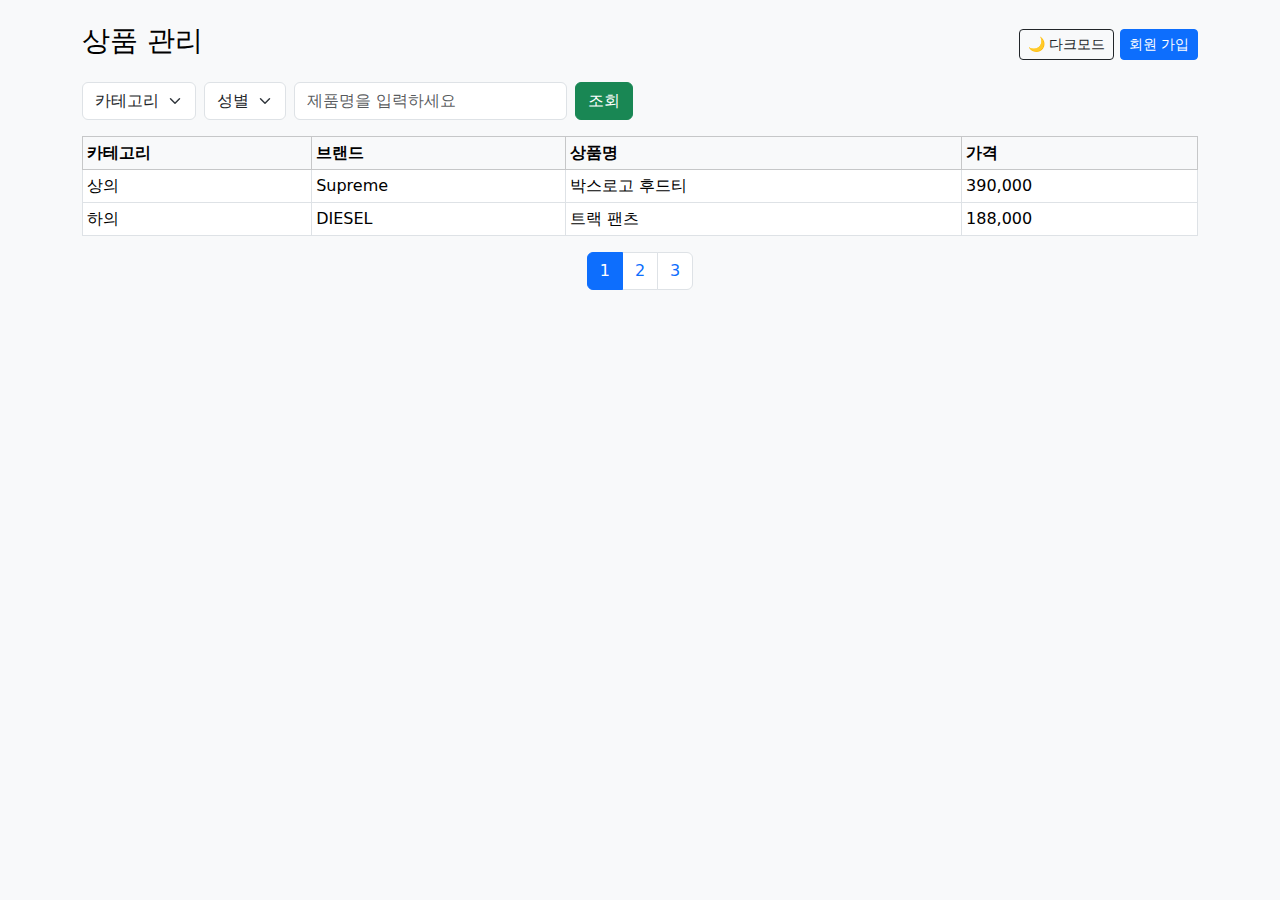
<file: mini_project/mini/html/index.html>
<!doctype html>
<html lang="ko">
  <head>
    <meta charset="UTF-8" />
    <title>상품 페이지</title>
    <meta name="viewport" content="width=device-width, initial-scale=1.0" />

    <!-- Bootstrap -->
    <link
      href="https://cdn.jsdelivr.net/npm/bootstrap@5.3.1/dist/css/bootstrap.min.css"
      rel="stylesheet"
    />
    <!-- Custom CSS -->
    <link rel="stylesheet" href="../css/style.css" />
  </head>

  <body class="light-mode">
    <div class="container mt-4">
      <!-- 상단 헤더 -->
      <div class="d-flex justify-content-between align-items-center mb-3">
        <h3>상품 관리</h3>
        <div>
          <button id="darkModeBtn" class="btn btn-outline-dark btn-sm">
            🌙 다크모드
          </button>
          <a href="signup.html" class="btn btn-primary btn-sm">회원 가입</a>
        </div>
      </div>

      <!-- 검색 영역 -->
      <form class="row g-2 align-items-center mb-3">
        <!-- 카테고리 -->
        <div class="col-auto">
          <select class="form-select" name="category_data_table">
            <option selected>카테고리</option>
            <option>상의</option>
            <option>하의</option>
            <option>신발</option>
            <option>패션잡화</option>
          </select>
        </div>

        <!-- 성별 -->
        <div class="col-auto">
          <select class="form-select">
            <option selected>성별</option>
            <option>남성</option>
            <option>여성</option>
          </select>
        </div>

        <!-- 상품명 입력 -->
        <div class="col-3">
          <input
            type="text"
            class="form-control"
            placeholder="제품명을 입력하세요"
          />
        </div>

        <!-- 조회 버튼 -->
        <div class="col-auto">
          <button type="button" id="searchBtn" class="btn btn-success">
            조회
          </button>
        </div>
      </form>

      <!-- 상품 테이블 -->
      <table class="table table-bordered table-sm">
        <thead class="table-light">
          <tr>
            <th>카테고리</th>
            <th>브랜드</th>
            <th>상품명</th>
            <th>가격</th>
          </tr>
        </thead>
        <tbody id="product_data_Table"></tbody>
      </table>

      <!-- 페이지네이션 -->
      <nav>
        <ul class="pagination justify-content-center">
          <ul class="pagination justify-content-center" id="pagination"></ul>
        </ul>
      </nav>
    </div>

    <script src="../js/main.js"></script>
    <script src="https://cdn.jsdelivr.net/npm/bootstrap@5.3.1/dist/js/bootstrap.bundle.min.js"></script>
  </body>
</html>
</file>
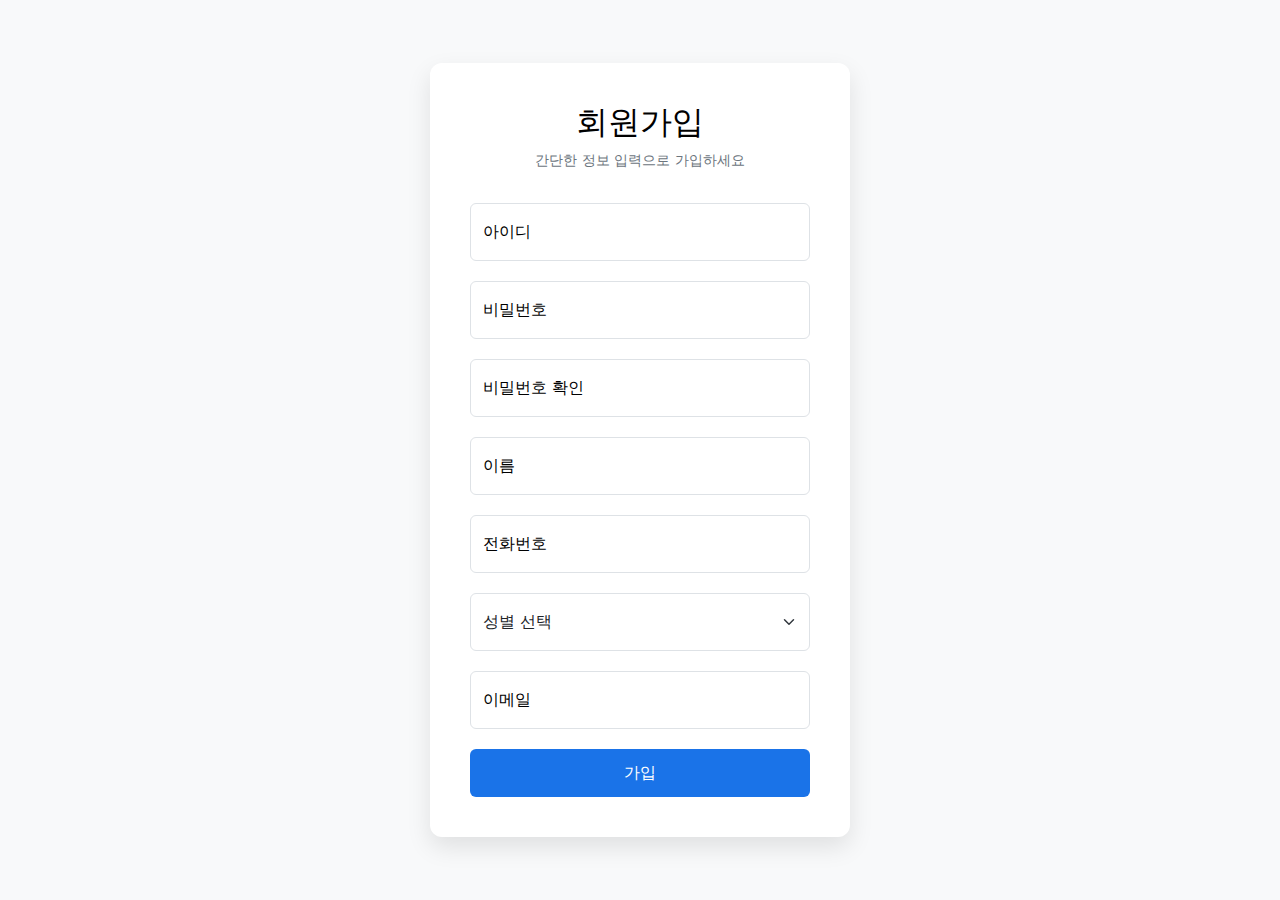
<file: mini_project/mini/html/signup.html>
<!doctype html>
<html lang="ko">
  <head>
    <meta charset="UTF-8" />
    <title>회원가입</title>
    <meta name="viewport" content="width=device-width, initial-scale=1.0" />

    <!-- Bootstrap -->
    <link
      href="https://cdn.jsdelivr.net/npm/bootstrap@5.3.1/dist/css/bootstrap.min.css"
      rel="stylesheet"
    />
    <!-- Custom CSS -->
    <link rel="stylesheet" href="../css/style.css" />
  </head>

  <body>
    <div class="signup-wrapper">
      <div class="signup-card">
        <h2 class="signup-title">회원가입</h2>
        <p class="signup-desc">간단한 정보 입력으로 가입하세요</p>

        <form id="signupForm">
          <div class="form-floating signup-input">
            <input
              type="text"
              class="form-control"
              id="userId"
              placeholder="아이디"
            />
            <label for="userId">아이디</label>
          </div>

          <div class="form-floating signup-input">
            <input
              type="password"
              class="form-control"
              id="password"
              placeholder="비밀번호"
            />
            <label for="password">비밀번호</label>
          </div>

          <div class="form-floating signup-input">
            <input
              type="password"
              class="form-control"
              id="passwordCheck"
              placeholder="비밀번호 확인"
            />
            <label for="passwordCheck">비밀번호 확인</label>
          </div>

          <div class="form-floating signup-input">
            <input
              type="text"
              class="form-control"
              id="userName"
              placeholder="이름"
            />
            <label for="userName">이름</label>
          </div>

          <div class="form-floating signup-input">
            <input
              type="text"
              class="form-control"
              id="phone"
              placeholder="전화번호"
            />
            <label for="phone">전화번호</label>
          </div>

          <div class="signup-input">
            <select class="form-select signup-select" id="gender">
              <option value="">성별 선택</option>
              <option>남성</option>
              <option>여성</option>
            </select>
          </div>

          <div class="form-floating signup-input">
            <input
              type="email"
              class="form-control"
              id="email"
              placeholder="이메일"
            />
            <label for="email">이메일</label>
          </div>

          <button type="submit" class="btn signup-btn">가입</button>
        </form>
      </div>
    </div>

    <script src="../js/signup.js"></script>
  </body>
</html>
</file>
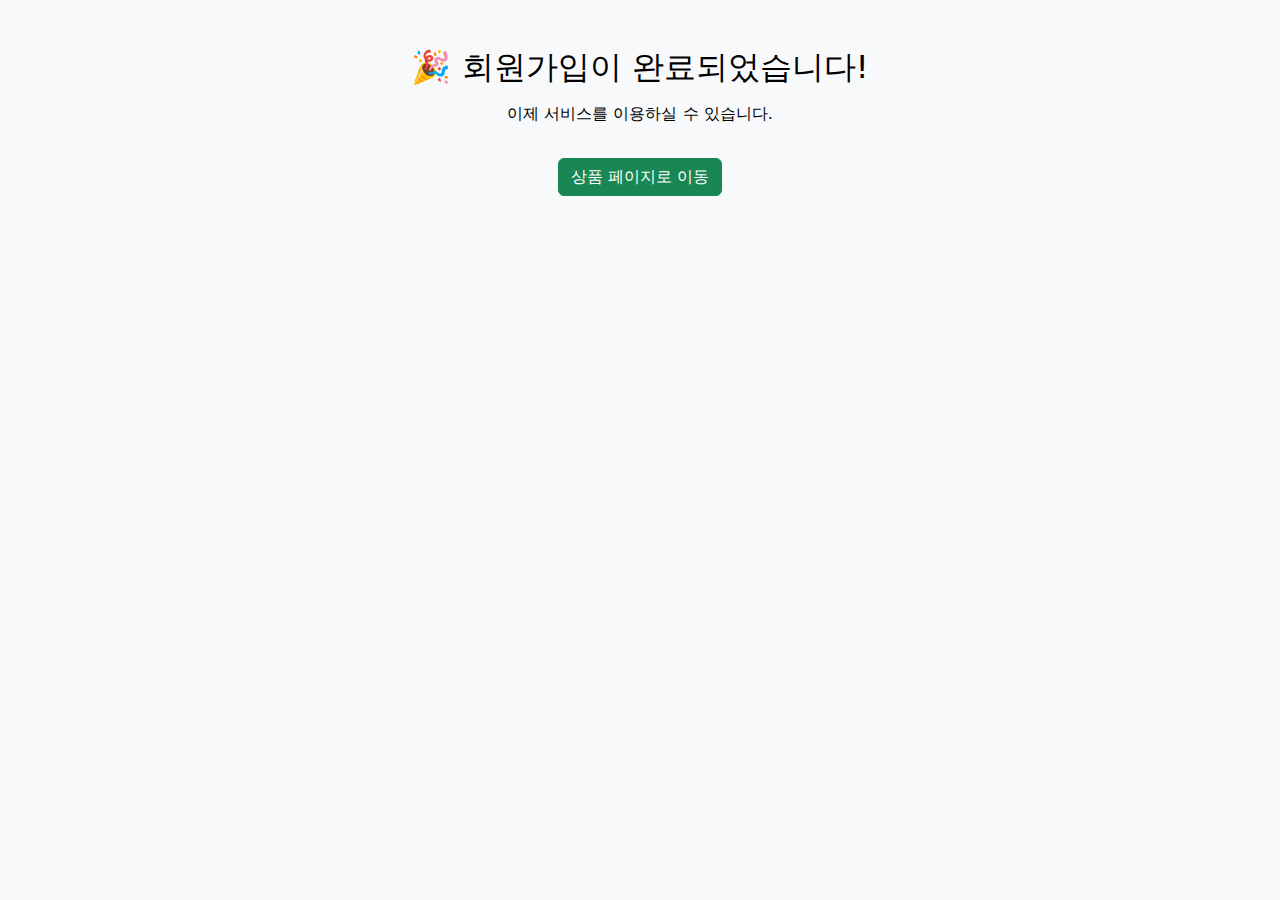
<file: mini_project/mini/html/signup_success.html>
<!doctype html>
<html lang="ko">
  <head>
    <meta charset="UTF-8" />
    <title>회원가입 완료</title>
    <link
      href="https://cdn.jsdelivr.net/npm/bootstrap@5.3.1/dist/css/bootstrap.min.css"
      rel="stylesheet"
    />
    <link rel="stylesheet" href="../css/style.css" />
  </head>
  <body>
    <div class="container text-center mt-5">
      <h2>🎉 회원가입이 완료되었습니다!</h2>
      <p class="mt-3">이제 서비스를 이용하실 수 있습니다.</p>
      <a href="index.html" class="btn btn-success mt-3">상품 페이지로 이동</a>
    </div>

    <script>
      const theme = localStorage.getItem('theme');
      document.body.classList.add(
        theme === 'dark' ? 'dark-mode' : 'light-mode',
      );
    </script>
  </body>
</html>
</file>
<file: mini_project/mini/css/style.css>
/* =========================
   공통 테마
========================= */
body.light-mode {
  background-color: #f8f9fa;
  color: #000;
}

body.dark-mode {
  background-color: #121212;
  color: #fff;
}

/* =========================
   회원가입 페이지
========================= */
.signup-wrapper {
  min-height: 100vh;
  display: flex;
  justify-content: center;
  align-items: center;
}

.signup-card {
  width: 100%;
  max-width: 420px;
  background-color: #fff;
  padding: 40px;
  border-radius: 12px;
  box-shadow: 0 10px 25px rgba(0,0,0,0.1);
}

.dark-mode .signup-card {
  background-color: #1e1e1e;
}

/* 제목 */
.signup-title {
  text-align: center;
  font-weight: 500;
  margin-bottom: 8px;
}

.signup-desc {
  text-align: center;
  font-size: 14px;
  color: #6c757d;
  margin-bottom: 32px;
}

.dark-mode .signup-desc {
  color: #aaa;
}

/* 입력 영역 공통 */
.signup-input {
  margin-bottom: 20px;
}

/* input / select 포커스 */
.form-control:focus,
.form-select:focus {
  border-color: #1a73e8;
  box-shadow: 0 0 0 0.15rem rgba(26,115,232,.25);
}

/* 셀렉트 높이 통일 */
.signup-select {
  height: 58px;
}

/* 버튼 */
.signup-btn {
  width: 100%;
  padding: 12px;
  background-color: #1a73e8;
  color: #fff;
  border: none;
  border-radius: 6px;
  font-weight: 500;
}

.signup-btn:hover {
  background-color: #1666c1;
}

/* =========================
   다크모드 input 보정
========================= */
.dark-mode .form-control,
.dark-mode .form-select {
  background-color: #2a2a2a;
  color: #fff;
  border-color: #444;
}

.dark-mode .form-control::placeholder {
  color: #aaa;
}
</file>
